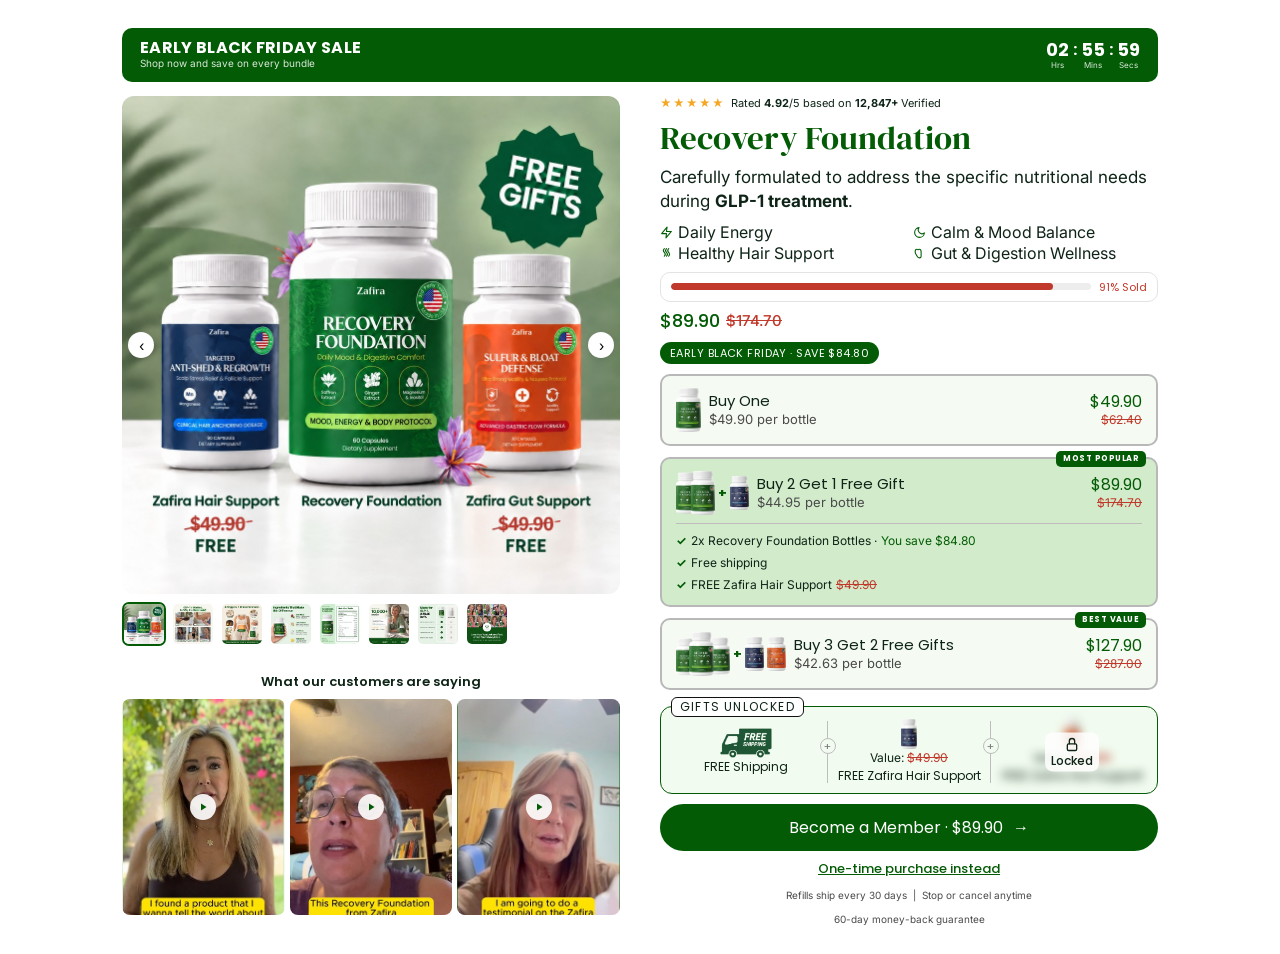
<file: index.html>
<!DOCTYPE html>
<html lang="en">
<head>
<meta charset="utf-8">
<meta name="viewport" content="width=device-width, initial-scale=1">
<title>Zafira Recovery Foundation · Early Black Friday</title>
<link rel="preconnect" href="https://fonts.googleapis.com">
<link rel="stylesheet" href="https://fonts.googleapis.com/css2?family=DM+Serif+Display&family=Inter:wght@400;500;600;700&family=Poppins:wght@400;500;600;700;800&display=swap">
<style>
  :root{--g:#035C05;--ink:#0E2417;--red:#C0392B;--grey:#4A4A4A;--line:#BDBDBD}
  *{box-sizing:border-box}
  body{margin:0;background:#fff;color:var(--ink);font-family:Inter,sans-serif}
  button{font-family:inherit}
  #buy{max-width:390px;margin:0 auto;padding:12px;display:flex;flex-direction:column;gap:16px}
  .banner{background:var(--g);border-radius:10px;padding:10px 12px;display:flex;align-items:center;justify-content:space-between;gap:8px;color:#fff;font-family:Poppins,sans-serif}
  .banner .t{font:700 13px/16px Poppins,sans-serif;letter-spacing:.02em}
  .banner .s{font:400 10px/14px Inter,sans-serif;opacity:.85}
  .cd{display:flex;align-items:flex-start;gap:4px;flex-shrink:0}
  .cd div{text-align:center}
  .cd b{display:block;font:700 18px/20px Poppins,sans-serif}
  .cd small{display:block;font:400 8px/10px Inter,sans-serif;opacity:.85}
  .cd span{font:700 16px/20px Poppins,sans-serif}
  .galwrap{display:flex;flex-direction:column;gap:8px;min-width:0}
  .gal{position:relative;border-radius:12px;overflow:hidden;aspect-ratio:1/1;background:#F1F5EE}
  .gal img{width:100%;height:100%;object-fit:cover;display:block}
  .nav{position:absolute;top:50%;transform:translateY(-50%);width:26px;height:26px;border-radius:50%;border:none;background:#fff;box-shadow:0 2px 6px rgba(0,0,0,.12);font-size:14px;cursor:pointer}
  .thumbs{display:flex;gap:5px;overflow-x:auto;scroll-snap-type:x mandatory;padding-bottom:2px}
  .thumbs button{flex:0 0 44px;width:44px;height:44px;padding:0;border:2px solid transparent;border-radius:7px;overflow:hidden;cursor:pointer;background:#fff;scroll-snap-align:start}
  .thumbs button.on{border-color:var(--g)}
  .thumbs img{width:100%;height:100%;object-fit:cover;display:block}
  .buy{display:flex;flex-direction:column;gap:10px;min-width:0}
  .stars{display:flex;align-items:center;gap:6px;white-space:nowrap;font-size:11px}
  .stars span:first-child{color:#F5A623;letter-spacing:1px}
  h1{margin:0;font:400 25px/1.1 'DM Serif Display',serif;color:var(--g)}
  .desc{margin:0;font-size:15px;line-height:1.4}
  .bens{display:grid;grid-template-columns:1fr 1fr;gap:4px 8px}
  .ben{display:flex;align-items:center;gap:5px;font:400 14px/17px Inter,sans-serif}
  .ben svg{flex-shrink:0}
  .sold{display:flex;align-items:center;gap:8px;background:#fff;border:1px solid #E3E3E3;border-radius:10px;padding:7px 10px}
  .bar{flex:1;height:7px;border-radius:999px;background:#EDEDED;overflow:hidden}
  .bar i{display:block;height:100%;width:0;background:var(--red);border-radius:999px;animation:fill 1.4s ease-out forwards}
  @keyframes fill{to{width:91%}}
  .sold span{font:400 11px/14px Poppins,sans-serif;color:var(--red);white-space:nowrap}
  .prow{display:flex;align-items:center;gap:6px;flex-wrap:wrap}
  .prow .p{font:500 18px/1 Poppins,sans-serif;color:var(--g)}
  .prow s{font:500 15px/1 Inter,sans-serif;color:var(--red)}
  .prow .tag{background:var(--g);color:#fff;font:400 11px/14px Poppins,sans-serif;letter-spacing:.04em;padding:4px 10px;border-radius:999px}
  .tiles{display:flex;flex-direction:column;gap:11px}
  .tile{position:relative;width:100%;text-align:left;cursor:pointer;border-radius:10px;padding:14px 16px;display:grid;grid-template-columns:auto minmax(0,1fr) auto;gap:8px;align-items:center;color:var(--ink);border:2px solid #B8B8B8;background:#F5FBF2;font-family:Poppins,sans-serif}
  .tile.on{background:#D2ECCB}
  .tile img{height:40px;width:auto;object-fit:contain}
  .tile .stack{display:flex;flex-direction:column;gap:1px;min-width:0}
  .tile .ttl{font:400 15px/19px Poppins,sans-serif}
  .tile .sub{font:400 13px/17px Inter,sans-serif;color:var(--grey)}
  .tile .pr{display:flex;flex-direction:column;align-items:flex-end}
  .tile .pr b{font:400 16px/20px Poppins,sans-serif;color:var(--g)}
  .tile .pr s{font:400 12px/15px Inter,sans-serif;color:var(--red)}
  .tile .mix{display:flex;align-items:center;gap:3px;flex-shrink:0}
  .tile .mix b{font:700 13px/1 Poppins,sans-serif;color:var(--g)}
  .tile .mix img.g{height:34px}
  .tile .det{grid-column:1/-1;display:none;flex-direction:column;gap:6px;border-top:1px solid var(--line);padding-top:9px}
  .tile.on .det{display:flex}
  .fl{font:400 12px/16px Inter,sans-serif;color:var(--ink);display:flex;gap:4px}
  .fl b{color:var(--g)}
  .fl em{color:var(--g);font-style:normal}
  .fl s{color:var(--red)}
  .tag2{position:absolute;top:-8px;right:10px;background:var(--g);color:#fff;font:700 8px/10px Poppins,sans-serif;letter-spacing:.06em;padding:3px 7px;border-radius:5px}
  .gifts{position:relative;margin-top:6px;border:1.5px solid var(--g);background:#F1FBEF;border-radius:12px;padding:14px 8px 10px;display:grid;grid-template-columns:1fr auto 1fr auto 1fr;gap:2px;align-items:center;text-align:center;font-family:Poppins,sans-serif}
  .gifts .lbl{position:absolute;top:-10px;left:10px;background:#fff;border:1.5px solid #111;border-radius:6px;padding:1px 8px;font:400 12px/16px Poppins,sans-serif;letter-spacing:.1em;color:var(--ink)}
  .gcol{position:relative;display:flex;flex-direction:column;align-items:center;gap:3px}
  .gcol .inner{display:flex;flex-direction:column;align-items:center;gap:3px}
  .gcol .inner.blur{filter:blur(5px)}
  .gcol .ico{height:26px;display:flex;align-items:center}
  .gcol .ico img{height:30px;width:auto;object-fit:contain}
  .gcol .v{font:400 12px/15px Inter,sans-serif;color:var(--ink)}
  .gcol .v s{color:var(--red)}
  .gcol .n{font:400 12px/15px Poppins,sans-serif;color:var(--ink)}
  .gcol .fshp{font:400 12px/15px Poppins,sans-serif;color:var(--ink)}
  .plus{align-self:stretch;width:1px;background:var(--line);position:relative;margin:0 2px}
  .plus i{position:absolute;top:40%;left:50%;transform:translate(-50%,-50%);width:16px;height:16px;border-radius:50%;background:#F1FBEF;border:1px solid var(--line);color:#7A7A7A;font:400 11px/14px Poppins,sans-serif;text-align:center;font-style:normal}
  .lock{position:absolute;top:50%;left:50%;transform:translate(-50%,-50%);display:none;flex-direction:column;align-items:center;gap:1px;font:500 12px/14px Poppins,sans-serif;color:var(--ink);background:rgba(255,255,255,.85);border-radius:8px;padding:4px 6px;white-space:nowrap}
  .lock.show{display:flex}
  .cta{width:100%;background:var(--g);color:#fff;border:none;border-radius:999px;padding:14px 20px;font:400 16px/1.2 Poppins,sans-serif;cursor:pointer;display:flex;justify-content:center;align-items:center;gap:10px}
  .cta:hover{background:#024A03}
  .ot{align-self:center;background:none;border:none;padding:0;color:#035C05;font:500 13px/1.3 Poppins,sans-serif;text-decoration:underline;cursor:pointer}
  .added{text-align:center;font:700 12px/16px Poppins,sans-serif;color:var(--g)}
  .small{text-align:center;font:400 10px/14px Inter,sans-serif;color:var(--grey)}
  .cust{display:flex;flex-direction:column;gap:8px}
  .cust h3{margin:0;font:600 13px/18px Poppins,sans-serif;text-align:center}
  .cust .grid{display:grid;grid-template-columns:repeat(3,1fr);gap:5px}
  .vid{position:relative;aspect-ratio:3/4;border-radius:8px;overflow:hidden;background:#EEF5EA}
  .vid img{width:100%;height:100%;object-fit:cover;display:block}
  .vid span{position:absolute;left:50%;top:50%;transform:translate(-50%,-50%);width:26px;height:26px;border-radius:50%;background:rgba(255,255,255,.9);display:flex;align-items:center;justify-content:center}

  /* desktop: two columns, gallery + customers left, buy box right */
  @media (min-width:900px){
    #buy{max-width:1100px;padding:28px 32px;display:grid;grid-template-columns:minmax(0,1fr) minmax(0,1fr);grid-template-areas:"banner banner" "gal buy" "cust buy";gap:14px 40px;align-items:start}
    .banner{grid-area:banner;padding:12px 18px}
    .banner .t{font-size:16px}
    .galwrap{grid-area:gal}
    .buy{grid-area:buy}
    .cust{grid-area:cust}
    .gal{aspect-ratio:1/1}
    h1{font-size:33px}
    .desc{font-size:17px}
    .ben{font-size:16px}
    .tile{padding:12px 14px}
    .tile img{height:44px}
    .tile .ttl{font-size:15px}
    .tile .pr b{font-size:16px}
  }
  .cust-video-note{display:none}
</style>
</head>
<body>
<div id="buy">

  <!-- sale countdown banner -->
  <div class="banner" style="order:0">
    <div style="min-width:0">
      <div class="t">EARLY BLACK FRIDAY SALE</div>
      <div class="s">Shop now and save on every bundle</div>
    </div>
    <div class="cd">
      <div><b id="cdH">02</b><small>Hrs</small></div><span>:</span>
      <div><b id="cdM">56</b><small>Mins</small></div><span>:</span>
      <div><b id="cdS">00</b><small>Secs</small></div>
    </div>
  </div>

  <!-- gallery + thumbs -->
  <div class="galwrap">
    <div class="gal">
      <img id="mainImg" src="assets/buybox/zafira-main-gallery.jpg" alt="Zafira Recovery Foundation">
      <button class="nav" id="prev" style="left:6px" aria-label="Previous image">‹</button>
      <button class="nav" id="next" style="right:6px" aria-label="Next image">›</button>
    </div>
    <div class="thumbs" id="thumbs"></div>
  </div>

  <!-- buy column -->
  <div class="buy">
    <div class="stars"><span>★★★★★</span><span>Rated <b>4.92</b>/5 based on <b>12,847+</b> Verified</span></div>
    <h1>Recovery Foundation</h1>
    <p class="desc">Carefully formulated to address the specific nutritional needs during <b>GLP-1 treatment</b>.</p>

    <div class="bens">
      <div class="ben"><svg viewBox="0 0 24 24" width="13" height="13" fill="none" stroke="#035C05" stroke-width="2" stroke-linecap="round" stroke-linejoin="round"><path d="M13 2 3 14h9l-1 8 10-12h-9l1-8z"/></svg>Daily Energy</div>
      <div class="ben"><svg viewBox="0 0 24 24" width="13" height="13" fill="none" stroke="#035C05" stroke-width="2" stroke-linecap="round" stroke-linejoin="round"><path d="M21 12.8A9 9 0 1 1 11.2 3a7 7 0 0 0 9.8 9.8z"/></svg>Calm &amp; Mood Balance</div>
      <div class="ben"><svg viewBox="0 0 24 24" width="13" height="13" fill="none" stroke="#035C05" stroke-width="2" stroke-linecap="round" stroke-linejoin="round"><path d="M8 3c-2 2-2 5 0 7s2 5 0 7M12 3c-2 2-2 5 0 7s2 5 0 7M16 3c-2 2-2 5 0 7s2 5 0 7"/></svg>Healthy Hair Support</div>
      <div class="ben"><svg viewBox="0 0 24 24" width="13" height="13" fill="none" stroke="#035C05" stroke-width="2" stroke-linecap="round" stroke-linejoin="round"><path d="M7 4c-2 0-3 2-3 5 0 3 2 5 3 7 1 2 3 4 5 4s3-1 3-3V9c0-3-1-5-3-5-1 0-2 1-3 1S8 4 7 4z"/></svg>Gut &amp; Digestion Wellness</div>
    </div>

    <div class="sold"><div class="bar"><i></i></div><span>91% Sold</span></div>

    <div class="prow">
      <span class="p" id="topPrice"></span>
      <s id="topStrike"></s>
      <span style="flex-basis:100%;height:0"></span><span class="tag" id="topSave"></span>
    </div>

    <div class="tiles">
      <button class="tile" data-row="0">
        <img src="assets/buybox/bundle-1.png" alt="">
        <span class="stack"><b class="ttl">Buy One</b><span class="sub" id="sub0"></span></span>
        <span class="pr"><b id="price0"></b><s id="strike0"></s></span>
        <span class="det">
          <span class="fl"><b>✓</b> 1x Recovery Foundation Bottle · <em>You save $12.50</em></span>
        </span>
      </button>

      <button class="tile" data-row="1">
        <span class="tag2">MOST POPULAR</span>
        <span class="mix"><img src="assets/buybox/bundle-2.png" alt=""><b>+</b><img class="g" src="assets/buybox/gift-anti-shed-bottle.png" alt=""></span>
        <span class="stack"><b class="ttl">Buy 2 Get 1 Free Gift</b><span class="sub" id="sub1"></span></span>
        <span class="pr"><b id="price1"></b><s id="strike1"></s></span>
        <span class="det">
          <span class="fl"><b>✓</b> 2x Recovery Foundation Bottles · <em>You save $84.80</em></span>
          <span class="fl"><b>✓</b> Free shipping</span>
          <span class="fl"><b>✓</b> FREE Zafira Hair Support <s>$49.90</s></span>
        </span>
      </button>

      <button class="tile" data-row="2">
        <span class="tag2">BEST VALUE</span>
        <span class="mix"><img src="assets/buybox/bundle-3.png" alt=""><b>+</b><img class="g" src="assets/buybox/gift-anti-shed-bottle.png" alt=""><img class="g" src="assets/buybox/gift-sulfur-bottle.png" alt=""></span>
        <span class="stack"><b class="ttl">Buy 3 Get 2 Free Gifts</b><span class="sub" id="sub2"></span></span>
        <span class="pr"><b id="price2"></b><s id="strike2"></s></span>
        <span class="det">
          <span class="fl"><b>✓</b> 3x Recovery Foundation Bottles · <em>You save $159.10</em></span>
          <span class="fl"><b>✓</b> Free shipping</span>
          <span class="fl"><b>✓</b> FREE Zafira Hair Support <s>$49.90</s></span>
          <span class="fl"><b>✓</b> FREE Zafira Gut Support <s>$49.90</s></span>
        </span>
      </button>
    </div>

    <div class="gifts">
      <span class="lbl">GIFTS UNLOCKED</span>

      <div class="gcol">
        <div class="inner" id="shipInner">
          <div class="ico"><img src="assets/buybox/free-shipping-truck.png" alt=""></div>
          <span class="fshp">FREE Shipping</span>
        </div>
        <span class="lock" id="lockShip"><svg viewBox="0 0 24 24" width="16" height="16" fill="none" stroke="#0E2417" stroke-width="2" stroke-linecap="round" stroke-linejoin="round"><rect x="5" y="11" width="14" height="10" rx="2"/><path d="M8 11V7a4 4 0 0 1 8 0v4"/></svg>Locked</span>
      </div>

      <span class="plus"><i>+</i></span>

      <div class="gcol">
        <div class="inner" id="g1Inner">
          <div class="ico"><img src="assets/buybox/gift-anti-shed-bottle.png" alt=""></div>
          <span class="v">Value: <s>$49.90</s></span>
          <span class="n">FREE Zafira Hair Support</span>
        </div>
        <span class="lock" id="lock1"><svg viewBox="0 0 24 24" width="16" height="16" fill="none" stroke="#0E2417" stroke-width="2" stroke-linecap="round" stroke-linejoin="round"><rect x="5" y="11" width="14" height="10" rx="2"/><path d="M8 11V7a4 4 0 0 1 8 0v4"/></svg>Locked</span>
      </div>

      <span class="plus"><i>+</i></span>

      <div class="gcol">
        <div class="inner" id="g2Inner">
          <div class="ico"><img src="assets/buybox/gift-sulfur-bottle.png" alt=""></div>
          <span class="v">Value: <s>$49.90</s></span>
          <span class="n">FREE Zafira Gut Support</span>
        </div>
        <span class="lock" id="lock2"><svg viewBox="0 0 24 24" width="16" height="16" fill="none" stroke="#0E2417" stroke-width="2" stroke-linecap="round" stroke-linejoin="round"><rect x="5" y="11" width="14" height="10" rx="2"/><path d="M8 11V7a4 4 0 0 1 8 0v4"/></svg>Locked</span>
      </div>
    </div>

    <button class="cta" id="cta"><span id="ctaLabel"></span><span style="font-weight:500">→</span></button>
    <button class="ot" id="ot">One-time purchase instead</button>
    <div class="added" id="added" style="display:none">✓ Added to cart</div>
    <div class="small">Refills ship every 30 days &nbsp;|&nbsp; Stop or cancel anytime</div>
    <div class="small">60-day money-back guarantee</div>
  </div>

  <!-- customer videos -->
  <div class="cust">
    <h3>What our customers are saying</h3>
    <div class="grid">
      <div class="vid"><img src="assets/buybox/customer-video-1.jpg" alt="Customer video 1"><span><svg viewBox="0 0 24 24" width="12" height="12"><path d="M8 5v14l11-7z" fill="#035C05"/></svg></span></div>
      <div class="vid"><img src="assets/buybox/customer-video-2.jpg" alt="Customer video 2"><span><svg viewBox="0 0 24 24" width="12" height="12"><path d="M8 5v14l11-7z" fill="#035C05"/></svg></span></div>
      <div class="vid"><img src="assets/buybox/customer-video-3.jpg" alt="Customer video 3"><span><svg viewBox="0 0 24 24" width="12" height="12"><path d="M8 5v14l11-7z" fill="#035C05"/></svg></span></div>
    </div>
  </div>

</div>

<script>
(function () {
  var gal = ['assets/buybox/zafira-main-gallery.jpg','assets/buybox/gallery-1.jpg','assets/buybox/gallery-2.jpg','assets/buybox/gallery-3.jpg','assets/buybox/gallery-7.jpg','assets/buybox/gallery-4.jpg','assets/buybox/gallery-5.jpg','assets/buybox/gallery-6.jpg'];
  // Member prices (Early Black Friday). One-time totals shown as strikethrough.
  var totals = ['$49.90','$89.90','$127.90'];
  var previous = ['$62.40','$174.70','$287.00'];
  var oneTime = ['$62.40','$124.80','$187.20'];
  var save = ['$12.50','$84.80','$159.10'];
  var bottles = [1,2,3];

  var img = 0, row = 1, added = false, ot = false, left = 10560;

  function $(id){ return document.getElementById(id); }
  function num(p){ return parseFloat(p.slice(1)); }

  // gallery + thumbs
  var thumbs = $('thumbs');
  gal.forEach(function (src, i) {
    var b = document.createElement('button');
    b.setAttribute('aria-label', 'Show image ' + (i + 1));
    b.innerHTML = '<img src="' + src + '" alt="">';
    b.addEventListener('click', function () { img = i; render(); });
    thumbs.appendChild(b);
  });
  $('prev').addEventListener('click', function () { img = (img - 1 + gal.length) % gal.length; render(); });
  $('next').addEventListener('click', function () { img = (img + 1) % gal.length; render(); });

  // plan tiles
  document.querySelectorAll('.tile').forEach(function (t) {
    t.addEventListener('click', function () { row = parseInt(t.getAttribute('data-row'), 10); added = false; render(); });
  });

  $('cta').addEventListener('click', function () { added = true; render(); });
  $('ot').addEventListener('click', function () { ot = !ot; added = false; render(); });

  function render() {
    $('mainImg').src = gal[img];
    document.querySelectorAll('#thumbs button').forEach(function (b, i) { b.classList.toggle('on', i === img); });

    document.querySelectorAll('.tile').forEach(function (t, r) { t.classList.toggle('on', r === row); });
    [0,1,2].forEach(function (r) {
      var p = ot ? oneTime[r] : totals[r];
      $('price' + r).textContent = p;
      $('strike' + r).textContent = ot ? '' : previous[r];
      $('sub' + r).textContent = '$' + (num(p) / bottles[r]).toFixed(2) + ' per bottle';
    });

    var cur = ot ? oneTime[row] : totals[row];
    $('topPrice').textContent = cur;
    $('topStrike').textContent = ot ? '' : previous[row];
    $('topSave').textContent = ot ? 'ONE-TIME PURCHASE' : 'EARLY BLACK FRIDAY · SAVE ' + save[row];
    $('ot').textContent = ot ? 'Back to Membership' : 'One-time purchase instead';

    // gifts: blurred + locked until unlocked. Buy 2: shipping + gift 1. Buy 3: everything.
    $('shipInner').classList.toggle('blur', row < 1);
    $('lockShip').classList.toggle('show', row < 1);
    $('g1Inner').classList.toggle('blur', row < 1);
    $('lock1').classList.toggle('show', row < 1);
    $('g2Inner').classList.toggle('blur', row < 2);
    $('lock2').classList.toggle('show', row < 2);

    $('ctaLabel').textContent = (ot ? 'Add to cart · ' : 'Become a Member · ') + cur;
    $('added').style.display = added ? 'block' : 'none';
  }

  // sale countdown: starts at 02:56:00, one tick per second, stops at 00:00:00
  function tick() {
    var h = Math.floor(left / 3600), m = Math.floor((left % 3600) / 60), s = left % 60;
    $('cdH').textContent = String(h).padStart(2, '0');
    $('cdM').textContent = String(m).padStart(2, '0');
    $('cdS').textContent = String(s).padStart(2, '0');
  }
  setInterval(function () { if (left > 0) { left -= 1; tick(); } }, 1000);
  tick();
  render();
})();
</script>
</body>
</html>
</file>
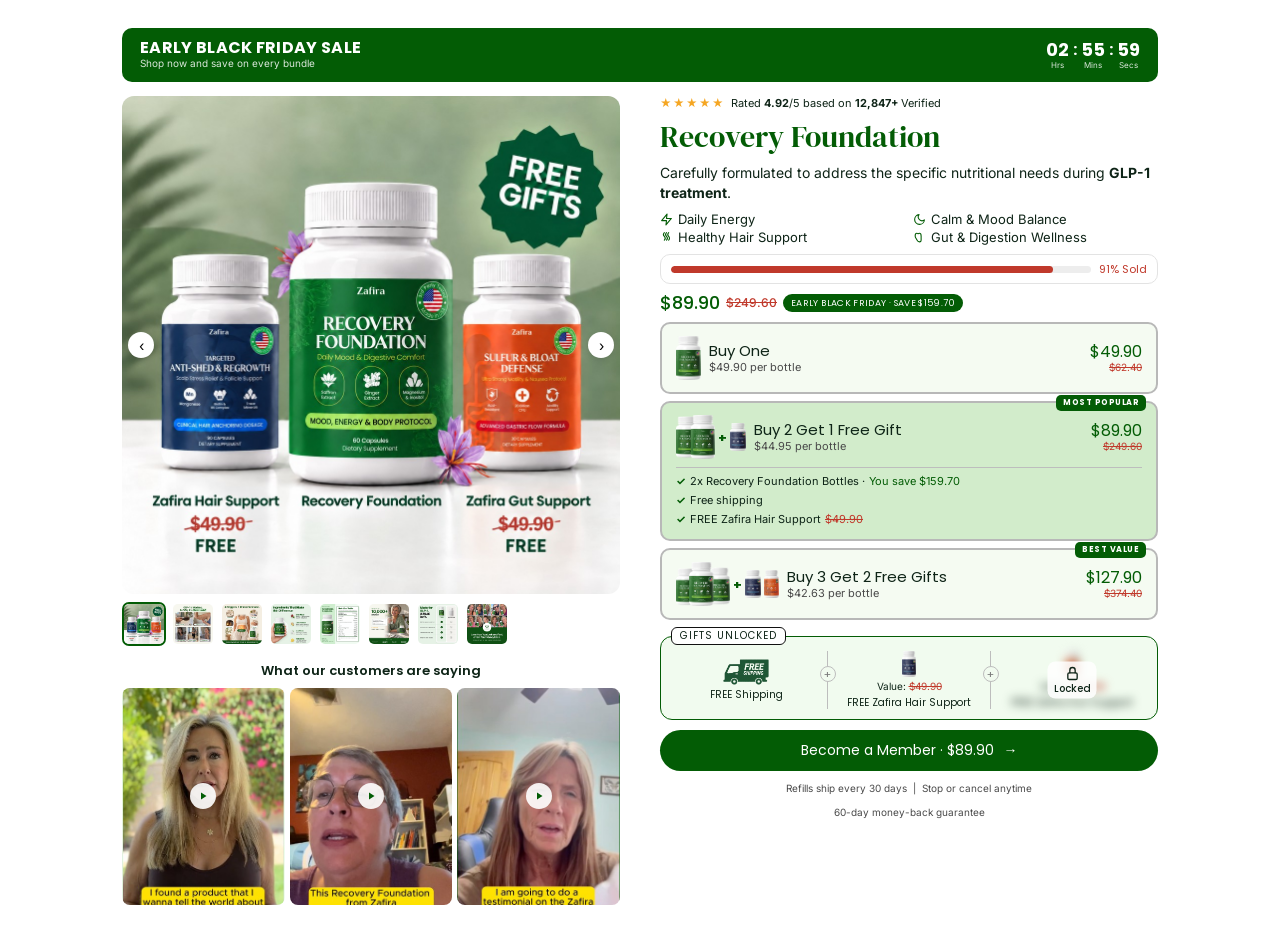
<file: buy-box/index.html>
<!DOCTYPE html>
<html lang="en">
<head>
<meta charset="utf-8">
<meta name="viewport" content="width=device-width, initial-scale=1">
<title>Zafira Recovery Foundation · Early Black Friday</title>
<link rel="preconnect" href="https://fonts.googleapis.com">
<link rel="stylesheet" href="https://fonts.googleapis.com/css2?family=DM+Serif+Display&family=Inter:wght@400;500;600;700&family=Poppins:wght@400;500;600;700;800&display=swap">
<style>
  :root{--g:#035C05;--ink:#0E2417;--red:#C0392B;--grey:#4A4A4A;--line:#BDBDBD}
  *{box-sizing:border-box}
  body{margin:0;background:#fff;color:var(--ink);font-family:Inter,sans-serif}
  button{font-family:inherit}
  #buy{max-width:390px;margin:0 auto;padding:12px;display:flex;flex-direction:column;gap:10px}
  .banner{background:var(--g);border-radius:10px;padding:10px 12px;display:flex;align-items:center;justify-content:space-between;gap:8px;color:#fff;font-family:Poppins,sans-serif}
  .banner .t{font:700 13px/16px Poppins,sans-serif;letter-spacing:.02em}
  .banner .s{font:400 10px/14px Inter,sans-serif;opacity:.85}
  .cd{display:flex;align-items:flex-start;gap:4px;flex-shrink:0}
  .cd div{text-align:center}
  .cd b{display:block;font:700 18px/20px Poppins,sans-serif}
  .cd small{display:block;font:400 8px/10px Inter,sans-serif;opacity:.85}
  .cd span{font:700 16px/20px Poppins,sans-serif}
  .galwrap{display:flex;flex-direction:column;gap:8px;min-width:0}
  .gal{position:relative;border-radius:12px;overflow:hidden;aspect-ratio:1/1;background:#F1F5EE}
  .gal img{width:100%;height:100%;object-fit:cover;display:block}
  .nav{position:absolute;top:50%;transform:translateY(-50%);width:26px;height:26px;border-radius:50%;border:none;background:#fff;box-shadow:0 2px 6px rgba(0,0,0,.12);font-size:14px;cursor:pointer}
  .thumbs{display:flex;gap:5px;overflow-x:auto;scroll-snap-type:x mandatory;padding-bottom:2px}
  .thumbs button{flex:0 0 44px;width:44px;height:44px;padding:0;border:2px solid transparent;border-radius:7px;overflow:hidden;cursor:pointer;background:#fff;scroll-snap-align:start}
  .thumbs button.on{border-color:var(--g)}
  .thumbs img{width:100%;height:100%;object-fit:cover;display:block}
  .buy{display:flex;flex-direction:column;gap:10px;min-width:0}
  .stars{display:flex;align-items:center;gap:6px;white-space:nowrap;font-size:11px}
  .stars span:first-child{color:#F5A623;letter-spacing:1px}
  h1{margin:0;font:400 22px/1.1 'DM Serif Display',serif;color:var(--g)}
  .desc{margin:0;font-size:12px;line-height:1.4}
  .bens{display:grid;grid-template-columns:1fr 1fr;gap:4px 8px}
  .ben{display:flex;align-items:center;gap:5px;font:400 11px/14px Inter,sans-serif}
  .ben svg{flex-shrink:0}
  .sold{display:flex;align-items:center;gap:8px;background:#fff;border:1px solid #E3E3E3;border-radius:10px;padding:7px 10px}
  .bar{flex:1;height:7px;border-radius:999px;background:#EDEDED;overflow:hidden}
  .bar i{display:block;height:100%;width:0;background:var(--red);border-radius:999px;animation:fill 1.4s ease-out forwards}
  @keyframes fill{to{width:91%}}
  .sold span{font:400 11px/14px Poppins,sans-serif;color:var(--red);white-space:nowrap}
  .prow{display:flex;align-items:center;gap:6px;flex-wrap:wrap}
  .prow .p{font:500 18px/1 Poppins,sans-serif;color:var(--g)}
  .prow s{font:500 12px/1 Inter,sans-serif;color:var(--red)}
  .prow .tag{background:var(--g);color:#fff;font:400 9px/12px Poppins,sans-serif;letter-spacing:.04em;padding:3px 8px;border-radius:999px}
  .tiles{display:flex;flex-direction:column;gap:7px}
  .tile{position:relative;width:100%;text-align:left;cursor:pointer;border-radius:10px;padding:8px 10px;display:grid;grid-template-columns:auto minmax(0,1fr) auto;gap:8px;align-items:center;color:var(--ink);border:2px solid #B8B8B8;background:#F5FBF2;font-family:Poppins,sans-serif}
  .tile.on{background:#D2ECCB}
  .tile img{height:32px;width:auto;object-fit:contain}
  .tile .stack{display:flex;flex-direction:column;gap:1px;min-width:0}
  .tile .ttl{font:400 13px/17px Poppins,sans-serif}
  .tile .sub{font:400 11px/15px Inter,sans-serif;color:var(--grey)}
  .tile .pr{display:flex;flex-direction:column;align-items:flex-end}
  .tile .pr b{font:400 14px/18px Poppins,sans-serif;color:var(--g)}
  .tile .pr s{font:400 10px/13px Inter,sans-serif;color:var(--red)}
  .tile .mix{display:flex;align-items:center;gap:3px;flex-shrink:0}
  .tile .mix b{font:700 13px/1 Poppins,sans-serif;color:var(--g)}
  .tile .mix img.g{height:28px}
  .tile .det{grid-column:1/-1;display:none;flex-direction:column;gap:4px;border-top:1px solid var(--line);padding-top:6px}
  .tile.on .det{display:flex}
  .fl{font:400 11px/15px Inter,sans-serif;color:var(--ink);display:flex;gap:4px}
  .fl b{color:var(--g)}
  .fl em{color:var(--g);font-style:normal}
  .fl s{color:var(--red)}
  .tag2{position:absolute;top:-8px;right:10px;background:var(--g);color:#fff;font:700 8px/10px Poppins,sans-serif;letter-spacing:.06em;padding:3px 7px;border-radius:5px}
  .gifts{position:relative;margin-top:6px;border:1.5px solid var(--g);background:#F1FBEF;border-radius:12px;padding:14px 8px 10px;display:grid;grid-template-columns:1fr auto 1fr auto 1fr;gap:2px;align-items:center;text-align:center;font-family:Poppins,sans-serif}
  .gifts .lbl{position:absolute;top:-10px;left:10px;background:#fff;border:1.5px solid #111;border-radius:6px;padding:1px 8px;font:400 10px/14px Poppins,sans-serif;letter-spacing:.1em;color:var(--ink)}
  .gcol{position:relative;display:flex;flex-direction:column;align-items:center;gap:3px}
  .gcol .inner{display:flex;flex-direction:column;align-items:center;gap:3px}
  .gcol .inner.blur{filter:blur(5px)}
  .gcol .ico{height:26px;display:flex;align-items:center}
  .gcol .ico img{height:26px;width:auto;object-fit:contain}
  .gcol .v{font:400 10px/13px Inter,sans-serif;color:var(--ink)}
  .gcol .v s{color:var(--red)}
  .gcol .n{font:400 10px/13px Poppins,sans-serif;color:var(--ink)}
  .gcol .fshp{font:400 10px/13px Poppins,sans-serif;color:var(--ink)}
  .plus{align-self:stretch;width:1px;background:var(--line);position:relative;margin:0 2px}
  .plus i{position:absolute;top:40%;left:50%;transform:translate(-50%,-50%);width:16px;height:16px;border-radius:50%;background:#F1FBEF;border:1px solid var(--line);color:#7A7A7A;font:400 11px/14px Poppins,sans-serif;text-align:center;font-style:normal}
  .lock{position:absolute;top:50%;left:50%;transform:translate(-50%,-50%);display:none;flex-direction:column;align-items:center;gap:1px;font:500 10px/12px Poppins,sans-serif;color:var(--ink);background:rgba(255,255,255,.85);border-radius:8px;padding:4px 6px;white-space:nowrap}
  .lock.show{display:flex}
  .cta{width:100%;background:var(--g);color:#fff;border:none;border-radius:999px;padding:12px 20px;font:400 14px/1.2 Poppins,sans-serif;cursor:pointer;display:flex;justify-content:center;align-items:center;gap:10px}
  .cta:hover{background:#024A03}
  .added{text-align:center;font:700 12px/16px Poppins,sans-serif;color:var(--g)}
  .small{text-align:center;font:400 10px/14px Inter,sans-serif;color:var(--grey)}
  .cust{display:flex;flex-direction:column;gap:8px}
  .cust h3{margin:0;font:600 13px/18px Poppins,sans-serif;text-align:center}
  .cust .grid{display:grid;grid-template-columns:repeat(3,1fr);gap:5px}
  .vid{position:relative;aspect-ratio:3/4;border-radius:8px;overflow:hidden;background:#EEF5EA}
  .vid img{width:100%;height:100%;object-fit:cover;display:block}
  .vid span{position:absolute;left:50%;top:50%;transform:translate(-50%,-50%);width:26px;height:26px;border-radius:50%;background:rgba(255,255,255,.9);display:flex;align-items:center;justify-content:center}

  /* desktop: two columns, gallery + customers left, buy box right */
  @media (min-width:900px){
    #buy{max-width:1100px;padding:28px 32px;display:grid;grid-template-columns:minmax(0,1fr) minmax(0,1fr);grid-template-areas:"banner banner" "gal buy" "cust buy";gap:14px 40px;align-items:start}
    .banner{grid-area:banner;padding:12px 18px}
    .banner .t{font-size:16px}
    .galwrap{grid-area:gal}
    .buy{grid-area:buy}
    .cust{grid-area:cust}
    .gal{aspect-ratio:1/1}
    h1{font-size:30px}
    .desc{font-size:14px}
    .ben{font-size:13px}
    .tile{padding:12px 14px}
    .tile img{height:44px}
    .tile .ttl{font-size:15px}
    .tile .pr b{font-size:16px}
  }
  .cust-video-note{display:none}
</style>
</head>
<body>
<div id="buy">

  <!-- sale countdown banner -->
  <div class="banner" style="order:0">
    <div style="min-width:0">
      <div class="t">EARLY BLACK FRIDAY SALE</div>
      <div class="s">Shop now and save on every bundle</div>
    </div>
    <div class="cd">
      <div><b id="cdH">02</b><small>Hrs</small></div><span>:</span>
      <div><b id="cdM">56</b><small>Mins</small></div><span>:</span>
      <div><b id="cdS">00</b><small>Secs</small></div>
    </div>
  </div>

  <!-- gallery + thumbs -->
  <div class="galwrap">
    <div class="gal">
      <img id="mainImg" src="assets/zafira-main-gallery.jpg" alt="Zafira Recovery Foundation">
      <button class="nav" id="prev" style="left:6px" aria-label="Previous image">‹</button>
      <button class="nav" id="next" style="right:6px" aria-label="Next image">›</button>
    </div>
    <div class="thumbs" id="thumbs"></div>
  </div>

  <!-- buy column -->
  <div class="buy">
    <div class="stars"><span>★★★★★</span><span>Rated <b>4.92</b>/5 based on <b>12,847+</b> Verified</span></div>
    <h1>Recovery Foundation</h1>
    <p class="desc">Carefully formulated to address the specific nutritional needs during <b>GLP-1 treatment</b>.</p>

    <div class="bens">
      <div class="ben"><svg viewBox="0 0 24 24" width="13" height="13" fill="none" stroke="#035C05" stroke-width="2" stroke-linecap="round" stroke-linejoin="round"><path d="M13 2 3 14h9l-1 8 10-12h-9l1-8z"/></svg>Daily Energy</div>
      <div class="ben"><svg viewBox="0 0 24 24" width="13" height="13" fill="none" stroke="#035C05" stroke-width="2" stroke-linecap="round" stroke-linejoin="round"><path d="M21 12.8A9 9 0 1 1 11.2 3a7 7 0 0 0 9.8 9.8z"/></svg>Calm &amp; Mood Balance</div>
      <div class="ben"><svg viewBox="0 0 24 24" width="13" height="13" fill="none" stroke="#035C05" stroke-width="2" stroke-linecap="round" stroke-linejoin="round"><path d="M8 3c-2 2-2 5 0 7s2 5 0 7M12 3c-2 2-2 5 0 7s2 5 0 7M16 3c-2 2-2 5 0 7s2 5 0 7"/></svg>Healthy Hair Support</div>
      <div class="ben"><svg viewBox="0 0 24 24" width="13" height="13" fill="none" stroke="#035C05" stroke-width="2" stroke-linecap="round" stroke-linejoin="round"><path d="M7 4c-2 0-3 2-3 5 0 3 2 5 3 7 1 2 3 4 5 4s3-1 3-3V9c0-3-1-5-3-5-1 0-2 1-3 1S8 4 7 4z"/></svg>Gut &amp; Digestion Wellness</div>
    </div>

    <div class="sold"><div class="bar"><i></i></div><span>91% Sold</span></div>

    <div class="prow">
      <span class="p" id="topPrice"></span>
      <s id="topStrike"></s>
      <span class="tag" id="topSave"></span>
    </div>

    <div class="tiles">
      <button class="tile" data-row="0">
        <img src="assets/bundle-1.png" alt="">
        <span class="stack"><b class="ttl">Buy One</b><span class="sub" id="sub0"></span></span>
        <span class="pr"><b id="price0"></b><s id="strike0"></s></span>
        <span class="det">
          <span class="fl"><b>✓</b> 1x Recovery Foundation Bottle · <em>You save $12.50</em></span>
        </span>
      </button>

      <button class="tile" data-row="1">
        <span class="tag2">MOST POPULAR</span>
        <span class="mix"><img src="assets/bundle-2.png" alt=""><b>+</b><img class="g" src="assets/gift-anti-shed-bottle.png" alt=""></span>
        <span class="stack"><b class="ttl">Buy 2 Get 1 Free Gift</b><span class="sub" id="sub1"></span></span>
        <span class="pr"><b id="price1"></b><s id="strike1"></s></span>
        <span class="det">
          <span class="fl"><b>✓</b> 2x Recovery Foundation Bottles · <em>You save $159.70</em></span>
          <span class="fl"><b>✓</b> Free shipping</span>
          <span class="fl"><b>✓</b> FREE Zafira Hair Support <s>$49.90</s></span>
        </span>
      </button>

      <button class="tile" data-row="2">
        <span class="tag2">BEST VALUE</span>
        <span class="mix"><img src="assets/bundle-3.png" alt=""><b>+</b><img class="g" src="assets/gift-anti-shed-bottle.png" alt=""><img class="g" src="assets/gift-sulfur-bottle.png" alt=""></span>
        <span class="stack"><b class="ttl">Buy 3 Get 2 Free Gifts</b><span class="sub" id="sub2"></span></span>
        <span class="pr"><b id="price2"></b><s id="strike2"></s></span>
        <span class="det">
          <span class="fl"><b>✓</b> 3x Recovery Foundation Bottles · <em>You save $246.50</em></span>
          <span class="fl"><b>✓</b> Free shipping</span>
          <span class="fl"><b>✓</b> FREE Zafira Hair Support <s>$49.90</s></span>
          <span class="fl"><b>✓</b> FREE Zafira Gut Support <s>$49.90</s></span>
        </span>
      </button>
    </div>

    <div class="gifts">
      <span class="lbl">GIFTS UNLOCKED</span>

      <div class="gcol">
        <div class="inner" id="shipInner">
          <div class="ico"><img src="assets/free-shipping-truck.png" alt=""></div>
          <span class="fshp">FREE Shipping</span>
        </div>
        <span class="lock" id="lockShip"><svg viewBox="0 0 24 24" width="16" height="16" fill="none" stroke="#0E2417" stroke-width="2" stroke-linecap="round" stroke-linejoin="round"><rect x="5" y="11" width="14" height="10" rx="2"/><path d="M8 11V7a4 4 0 0 1 8 0v4"/></svg>Locked</span>
      </div>

      <span class="plus"><i>+</i></span>

      <div class="gcol">
        <div class="inner" id="g1Inner">
          <div class="ico"><img src="assets/gift-anti-shed-bottle.png" alt=""></div>
          <span class="v">Value: <s>$49.90</s></span>
          <span class="n">FREE Zafira Hair Support</span>
        </div>
        <span class="lock" id="lock1"><svg viewBox="0 0 24 24" width="16" height="16" fill="none" stroke="#0E2417" stroke-width="2" stroke-linecap="round" stroke-linejoin="round"><rect x="5" y="11" width="14" height="10" rx="2"/><path d="M8 11V7a4 4 0 0 1 8 0v4"/></svg>Locked</span>
      </div>

      <span class="plus"><i>+</i></span>

      <div class="gcol">
        <div class="inner" id="g2Inner">
          <div class="ico"><img src="assets/gift-sulfur-bottle.png" alt=""></div>
          <span class="v">Value: <s>$49.90</s></span>
          <span class="n">FREE Zafira Gut Support</span>
        </div>
        <span class="lock" id="lock2"><svg viewBox="0 0 24 24" width="16" height="16" fill="none" stroke="#0E2417" stroke-width="2" stroke-linecap="round" stroke-linejoin="round"><rect x="5" y="11" width="14" height="10" rx="2"/><path d="M8 11V7a4 4 0 0 1 8 0v4"/></svg>Locked</span>
      </div>
    </div>

    <button class="cta" id="cta"><span id="ctaLabel"></span><span style="font-weight:500">→</span></button>
    <div class="added" id="added" style="display:none">✓ Added to cart</div>
    <div class="small">Refills ship every 30 days &nbsp;|&nbsp; Stop or cancel anytime</div>
    <div class="small">60-day money-back guarantee</div>
  </div>

  <!-- customer videos -->
  <div class="cust">
    <h3>What our customers are saying</h3>
    <div class="grid">
      <div class="vid"><img src="assets/customer-video-1.jpg" alt="Customer video 1"><span><svg viewBox="0 0 24 24" width="12" height="12"><path d="M8 5v14l11-7z" fill="#035C05"/></svg></span></div>
      <div class="vid"><img src="assets/customer-video-2.jpg" alt="Customer video 2"><span><svg viewBox="0 0 24 24" width="12" height="12"><path d="M8 5v14l11-7z" fill="#035C05"/></svg></span></div>
      <div class="vid"><img src="assets/customer-video-3.jpg" alt="Customer video 3"><span><svg viewBox="0 0 24 24" width="12" height="12"><path d="M8 5v14l11-7z" fill="#035C05"/></svg></span></div>
    </div>
  </div>

</div>

<script>
(function () {
  var gal = ['assets/zafira-main-gallery.jpg','assets/gallery-1.jpg','assets/gallery-2.jpg','assets/gallery-3.jpg','assets/gallery-7.jpg','assets/gallery-4.jpg','assets/gallery-5.jpg','assets/gallery-6.jpg'];
  // Member prices (Early Black Friday). One-time totals shown as strikethrough.
  var totals = ['$49.90','$89.90','$127.90'];
  var oneTime = ['$62.40','$249.60','$374.40'];
  var save = ['$12.50','$159.70','$246.50'];
  var bottles = [1,2,3];

  var img = 0, row = 1, added = false, left = 10560;

  function $(id){ return document.getElementById(id); }
  function num(p){ return parseFloat(p.slice(1)); }

  // gallery + thumbs
  var thumbs = $('thumbs');
  gal.forEach(function (src, i) {
    var b = document.createElement('button');
    b.setAttribute('aria-label', 'Show image ' + (i + 1));
    b.innerHTML = '<img src="' + src + '" alt="">';
    b.addEventListener('click', function () { img = i; render(); });
    thumbs.appendChild(b);
  });
  $('prev').addEventListener('click', function () { img = (img - 1 + gal.length) % gal.length; render(); });
  $('next').addEventListener('click', function () { img = (img + 1) % gal.length; render(); });

  // plan tiles
  document.querySelectorAll('.tile').forEach(function (t) {
    t.addEventListener('click', function () { row = parseInt(t.getAttribute('data-row'), 10); added = false; render(); });
  });

  $('cta').addEventListener('click', function () { added = true; render(); });

  function render() {
    $('mainImg').src = gal[img];
    document.querySelectorAll('#thumbs button').forEach(function (b, i) { b.classList.toggle('on', i === img); });

    document.querySelectorAll('.tile').forEach(function (t, r) { t.classList.toggle('on', r === row); });
    [0,1,2].forEach(function (r) {
      $('price' + r).textContent = totals[r];
      $('strike' + r).textContent = oneTime[r];
      $('sub' + r).textContent = '$' + (num(totals[r]) / bottles[r]).toFixed(2) + ' per bottle';
    });

    $('topPrice').textContent = totals[row];
    $('topStrike').textContent = oneTime[row];
    $('topSave').textContent = 'EARLY BLACK FRIDAY · SAVE ' + save[row];

    // gifts: blurred + locked until unlocked. Buy 2: shipping + gift 1. Buy 3: everything.
    $('shipInner').classList.toggle('blur', row < 1);
    $('lockShip').classList.toggle('show', row < 1);
    $('g1Inner').classList.toggle('blur', row < 1);
    $('lock1').classList.toggle('show', row < 1);
    $('g2Inner').classList.toggle('blur', row < 2);
    $('lock2').classList.toggle('show', row < 2);

    $('ctaLabel').textContent = 'Become a Member · ' + totals[row];
    $('added').style.display = added ? 'block' : 'none';
  }

  // sale countdown: starts at 02:56:00, one tick per second, stops at 00:00:00
  function tick() {
    var h = Math.floor(left / 3600), m = Math.floor((left % 3600) / 60), s = left % 60;
    $('cdH').textContent = String(h).padStart(2, '0');
    $('cdM').textContent = String(m).padStart(2, '0');
    $('cdS').textContent = String(s).padStart(2, '0');
  }
  setInterval(function () { if (left > 0) { left -= 1; tick(); } }, 1000);
  tick();
  render();
})();
</script>
</body>
</html>
</file>
